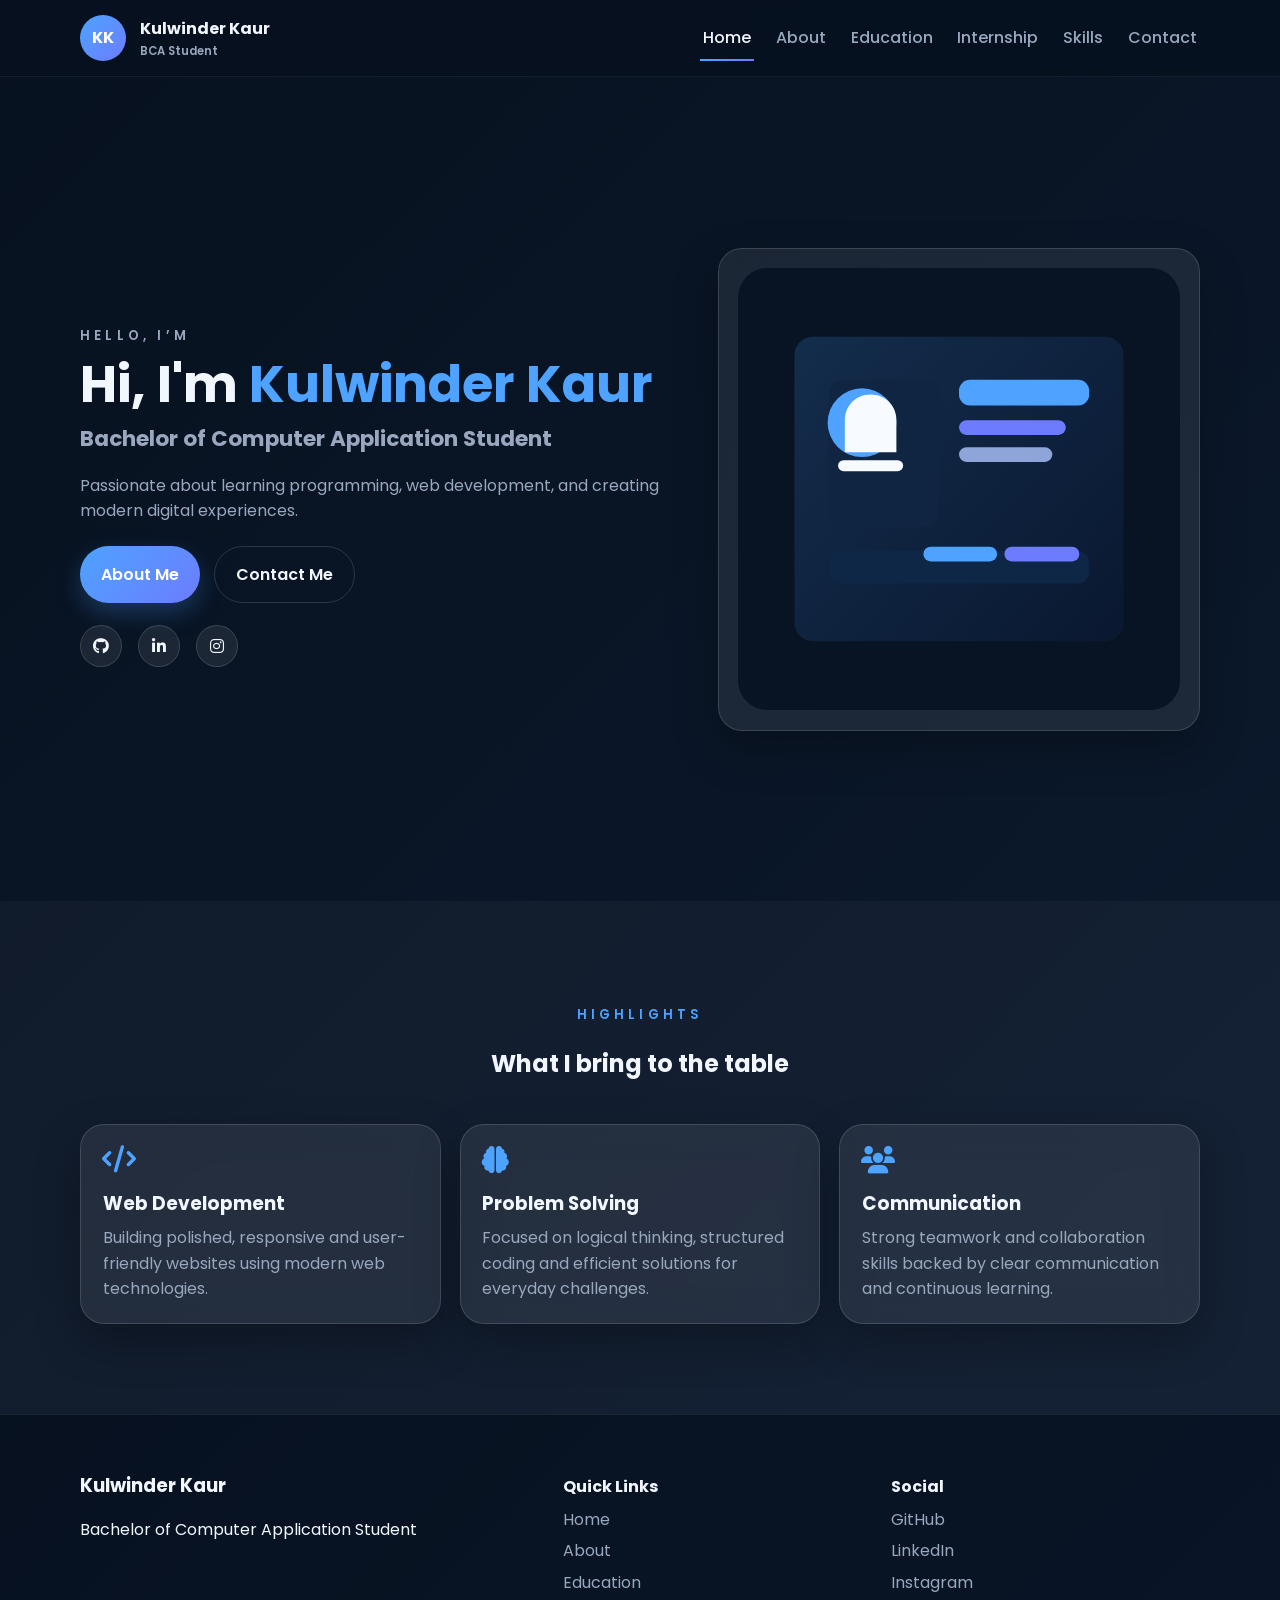
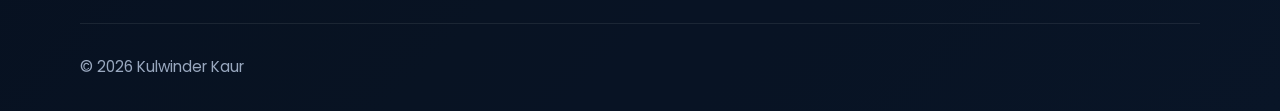
<file: index.html>
<!DOCTYPE html>
<html lang="en">
<head>
  <meta charset="UTF-8">
  <meta name="viewport" content="width=device-width, initial-scale=1.0">
  <meta name="description" content="Portfolio of Kulwinder Kaur, a Bachelor of Computer Application student passionate about programming and web development.">
  <title>Kulwinder Kaur | Portfolio</title>
  <link rel="icon" href="favicon.svg" type="image/svg+xml">
  <link rel="preconnect" href="https://fonts.googleapis.com">
  <link rel="preconnect" href="https://fonts.gstatic.com" crossorigin>
  <link href="https://fonts.googleapis.com/css2?family=Poppins:wght@300;400;500;600;700&display=swap" rel="stylesheet">
  <link rel="stylesheet" href="https://cdnjs.cloudflare.com/ajax/libs/font-awesome/6.5.2/css/all.min.css">
  <link rel="stylesheet" href="style.css">
  <link rel="stylesheet" href="responsive.css">
  <link rel="stylesheet" href="animations.css">
</head>
<body>
  <div class="loader" aria-hidden="true">
    <div class="loader-ring"></div>
  </div>
  <div class="scroll-progress" aria-hidden="true"></div>
  <a href="#top" class="back-to-top" aria-label="Back to top"><i class="fa-solid fa-arrow-up"></i></a>

  <header class="site-header">
    <div class="container nav-wrap">
      <a href="index.html" class="brand">
        <span class="brand-mark">KK</span>
        <span>
          <strong>Kulwinder Kaur</strong>
          <small>BCA Student</small>
        </span>
      </a>
      <button class="nav-toggle" id="navToggle" aria-label="Open navigation">
        <span></span><span></span><span></span>
      </button>
      <nav class="site-nav" id="siteNav" aria-label="Main navigation">
        <a href="index.html" class="active">Home</a>
        <a href="about.html">About</a>
        <a href="education.html">Education</a>
        <a href="internship.html">Internship</a>
        <a href="skills.html">Skills</a>
        <a href="contact.html">Contact</a>
      </nav>
    </div>
  </header>

  <main id="top">
    <section class="hero section">
      <div class="container hero-grid">
        <div class="hero-copy reveal">
          <p class="eyebrow">Hello, I’m</p>
          <h1>Hi, I'm <span>Kulwinder Kaur</span></h1>
          <h2 class="typing-text">Bachelor of Computer Application Student</h2>
          <p>Passionate about learning programming, web development, and creating modern digital experiences.</p>
          <div class="hero-actions">
            <a href="about.html" class="btn btn-primary">About Me</a>
            <a href="contact.html" class="btn btn-secondary">Contact Me</a>
          </div>
          <div class="hero-socials">
            <a href="https://github.com" target="_blank" rel="noreferrer" aria-label="GitHub"><i class="fa-brands fa-github"></i></a>
            <a href="https://linkedin.com" target="_blank" rel="noreferrer" aria-label="LinkedIn"><i class="fa-brands fa-linkedin-in"></i></a>
            <a href="https://instagram.com" target="_blank" rel="noreferrer" aria-label="Instagram"><i class="fa-brands fa-instagram"></i></a>
          </div>
        </div>
        <div class="hero-visual reveal">
          <div class="hero-card">
            <img src="hero.svg" alt="Abstract coding illustration">
          </div>
        </div>
      </div>
    </section>

    <section class="section section-alt">
      <div class="container">
        <div class="section-heading reveal">
          <p class="eyebrow">Highlights</p>
          <h2>What I bring to the table</h2>
        </div>
        <div class="cards-grid">
          <article class="glass-card reveal">
            <i class="fa-solid fa-code"></i>
            <h3>Web Development</h3>
            <p>Building polished, responsive and user-friendly websites using modern web technologies.</p>
          </article>
          <article class="glass-card reveal">
            <i class="fa-solid fa-brain"></i>
            <h3>Problem Solving</h3>
            <p>Focused on logical thinking, structured coding and efficient solutions for everyday challenges.</p>
          </article>
          <article class="glass-card reveal">
            <i class="fa-solid fa-users"></i>
            <h3>Communication</h3>
            <p>Strong teamwork and collaboration skills backed by clear communication and continuous learning.</p>
          </article>
        </div>
      </div>
    </section>
  </main>

  <footer class="site-footer">
    <div class="container footer-grid">
      <div>
        <h3>Kulwinder Kaur</h3>
        <p>Bachelor of Computer Application Student</p>
      </div>
      <div>
        <h4>Quick Links</h4>
        <a href="index.html">Home</a>
        <a href="about.html">About</a>
        <a href="education.html">Education</a>
      </div>
      <div>
        <h4>Social</h4>
        <a href="https://github.com" target="_blank" rel="noreferrer">GitHub</a>
        <a href="https://linkedin.com" target="_blank" rel="noreferrer">LinkedIn</a>
        <a href="https://instagram.com" target="_blank" rel="noreferrer">Instagram</a>
      </div>
    </div>
    <div class="container footer-bottom">
      <p>© 2026 Kulwinder Kaur</p>
    </div>
  </footer>

  <script src="script.js"></script>
  <script src="animation.js"></script>
  <script src="validation.js"></script>
</body>
</html>
</file>
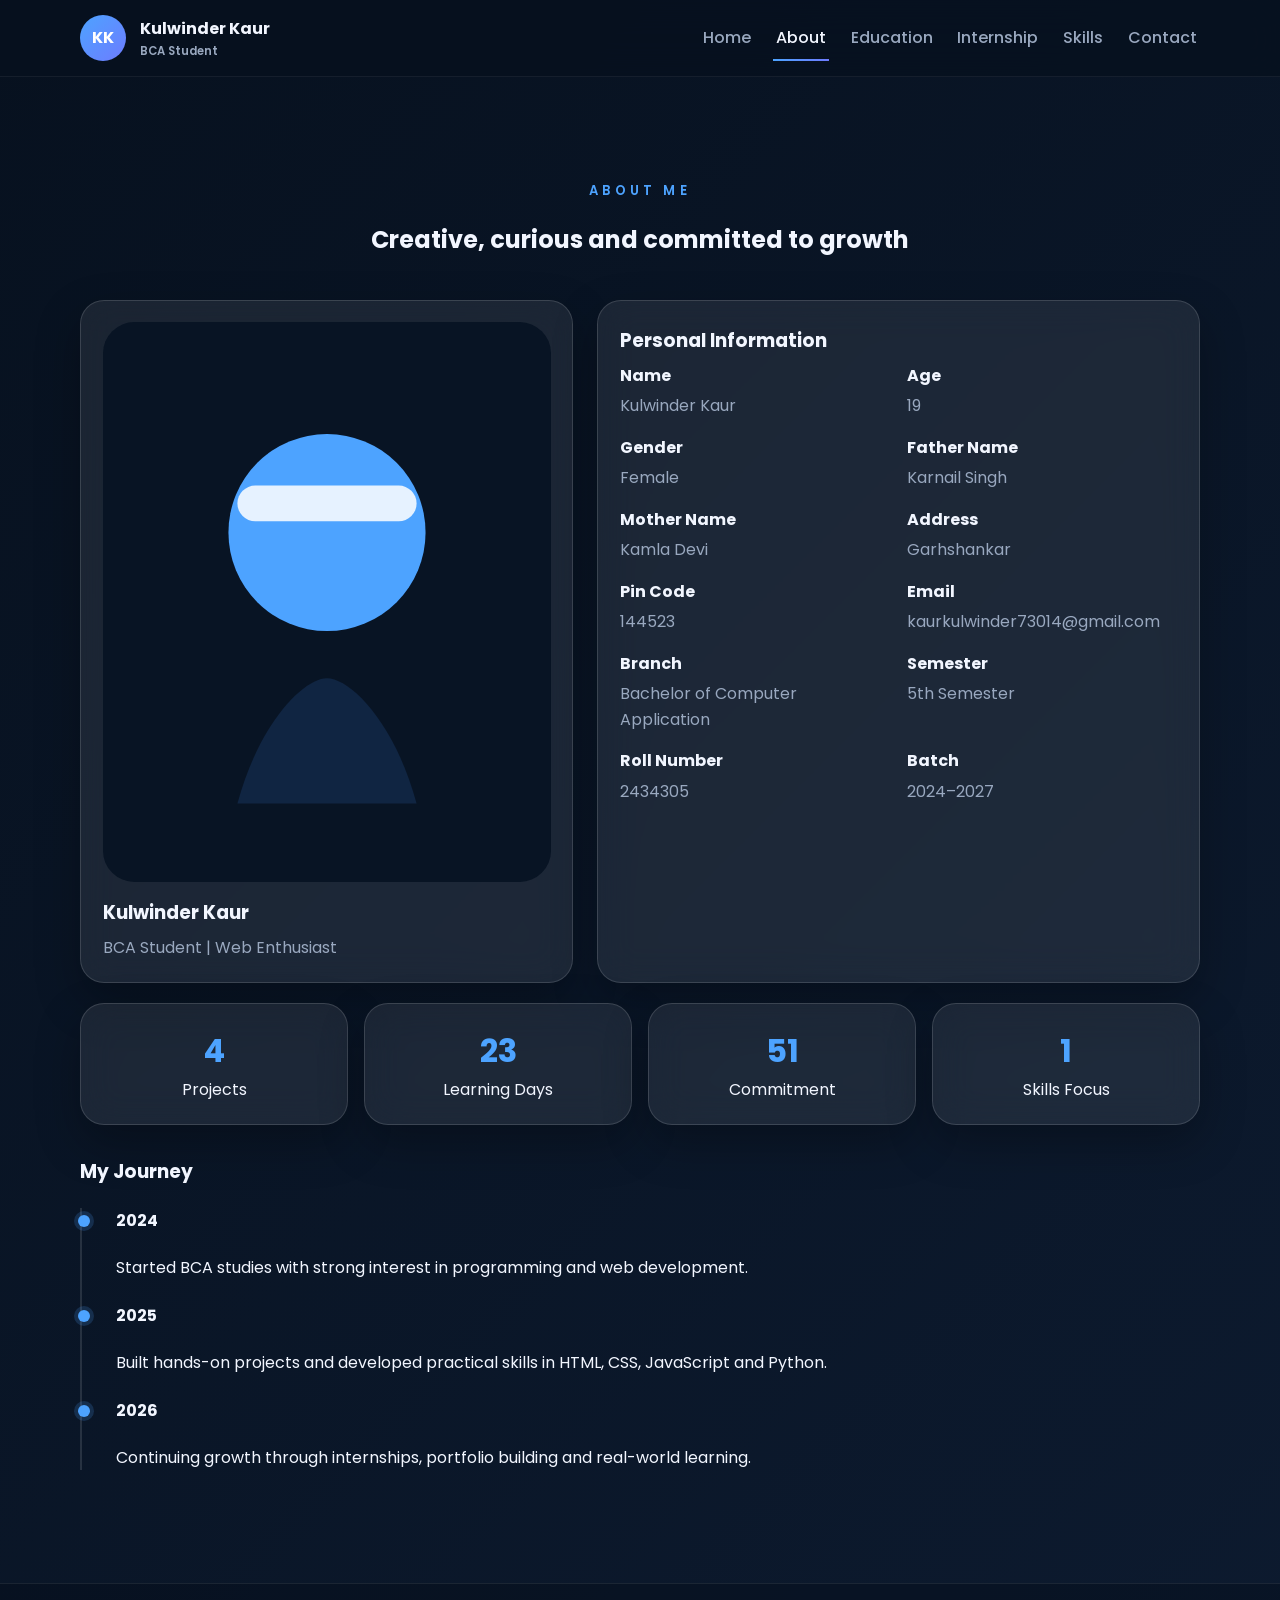
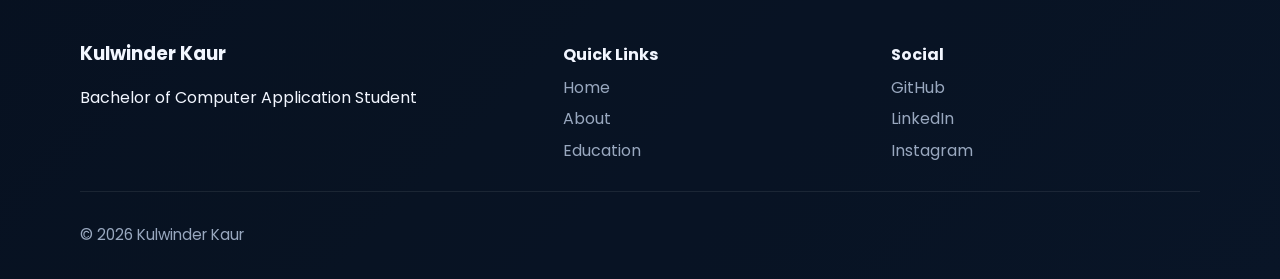
<file: about.html>
<!DOCTYPE html>
<html lang="en">
<head>
  <meta charset="UTF-8">
  <meta name="viewport" content="width=device-width, initial-scale=1.0">
  <meta name="description" content="About Kulwinder Kaur, a Bachelor of Computer Application student with a focus on web development and learning.">
  <title>About | Kulwinder Kaur</title>
  <link rel="icon" href="favicon.svg" type="image/svg+xml">
  <link rel="preconnect" href="https://fonts.googleapis.com">
  <link rel="preconnect" href="https://fonts.gstatic.com" crossorigin>
  <link href="https://fonts.googleapis.com/css2?family=Poppins:wght@300;400;500;600;700&display=swap" rel="stylesheet">
  <link rel="stylesheet" href="https://cdnjs.cloudflare.com/ajax/libs/font-awesome/6.5.2/css/all.min.css">
  <link rel="stylesheet" href="style.css">
  <link rel="stylesheet" href="responsive.css">
  <link rel="stylesheet" href="animations.css">
</head>
<body>
  <div class="loader" aria-hidden="true">
    <div class="loader-ring"></div>
  </div>
  <div class="scroll-progress" aria-hidden="true"></div>
  <a href="#top" class="back-to-top" aria-label="Back to top"><i class="fa-solid fa-arrow-up"></i></a>

  <header class="site-header">
    <div class="container nav-wrap">
      <a href="index.html" class="brand">
        <span class="brand-mark">KK</span>
        <span>
          <strong>Kulwinder Kaur</strong>
          <small>BCA Student</small>
        </span>
      </a>
      <button class="nav-toggle" id="navToggle" aria-label="Open navigation">
        <span></span><span></span><span></span>
      </button>
      <nav class="site-nav" id="siteNav" aria-label="Main navigation">
        <a href="index.html">Home</a>
        <a href="about.html" class="active">About</a>
        <a href="education.html">Education</a>
        <a href="internship.html">Internship</a>
        <a href="skills.html">Skills</a>
        <a href="contact.html">Contact</a>
      </nav>
    </div>
  </header>

  <main id="top">
    <section class="section">
      <div class="container">
        <div class="section-heading reveal">
          <p class="eyebrow">About Me</p>
          <h2>Creative, curious and committed to growth</h2>
        </div>
        <div class="about-grid">
          <article class="glass-card profile-card reveal">
            <img src="profile.svg" alt="Kulwinder Kaur portrait" onerror="this.src='https://placehold.co/400x500/0d47a1/ffffff?text=KK'">
            <h3>Kulwinder Kaur</h3>
            <p>BCA Student | Web Enthusiast</p>
          </article>
          <article class="glass-card reveal">
            <h3>Personal Information</h3>
            <div class="info-grid">
              <div><strong>Name</strong><span>Kulwinder Kaur</span></div>
              <div><strong>Age</strong><span>19</span></div>
              <div><strong>Gender</strong><span>Female</span></div>
              <div><strong>Father Name</strong><span>Karnail Singh</span></div>
              <div><strong>Mother Name</strong><span>Kamla Devi</span></div>
              <div><strong>Address</strong><span>Garhshankar</span></div>
              <div><strong>Pin Code</strong><span>144523</span></div>
              <div><strong>Email</strong><span>kaurkulwinder73014@gmail.com</span></div>
              <div><strong>Branch</strong><span>Bachelor of Computer Application</span></div>
              <div><strong>Semester</strong><span>5th Semester</span></div>
              <div><strong>Roll Number</strong><span>2434305</span></div>
              <div><strong>Batch</strong><span>2024–2027</span></div>
            </div>
          </article>
        </div>

        <div class="stats-grid reveal">
          <article class="glass-card stat-card"><strong data-count="8">0</strong><span>Projects</span></article>
          <article class="glass-card stat-card"><strong data-count="45">0</strong><span>Learning Days</span></article>
          <article class="glass-card stat-card"><strong data-count="100">0</strong><span>Commitment</span></article>
          <article class="glass-card stat-card"><strong data-count="3">0</strong><span>Skills Focus</span></article>
        </div>

        <div class="timeline-section reveal">
          <h3>My Journey</h3>
          <div class="timeline">
            <div class="timeline-item">
              <div class="timeline-dot"></div>
              <div class="timeline-content">
                <h4>2024</h4>
                <p>Started BCA studies with strong interest in programming and web development.</p>
              </div>
            </div>
            <div class="timeline-item">
              <div class="timeline-dot"></div>
              <div class="timeline-content">
                <h4>2025</h4>
                <p>Built hands-on projects and developed practical skills in HTML, CSS, JavaScript and Python.</p>
              </div>
            </div>
            <div class="timeline-item">
              <div class="timeline-dot"></div>
              <div class="timeline-content">
                <h4>2026</h4>
                <p>Continuing growth through internships, portfolio building and real-world learning.</p>
              </div>
            </div>
          </div>
        </div>
      </div>
    </section>
  </main>

  <footer class="site-footer">
    <div class="container footer-grid">
      <div>
        <h3>Kulwinder Kaur</h3>
        <p>Bachelor of Computer Application Student</p>
      </div>
      <div>
        <h4>Quick Links</h4>
        <a href="index.html">Home</a>
        <a href="about.html">About</a>
        <a href="education.html">Education</a>
      </div>
      <div>
        <h4>Social</h4>
        <a href="https://github.com" target="_blank" rel="noreferrer">GitHub</a>
        <a href="https://linkedin.com" target="_blank" rel="noreferrer">LinkedIn</a>
        <a href="https://instagram.com" target="_blank" rel="noreferrer">Instagram</a>
      </div>
    </div>
    <div class="container footer-bottom">
      <p>© 2026 Kulwinder Kaur</p>
    </div>
  </footer>

  <script src="script.js"></script>
  <script src="animation.js"></script>
  <script src="validation.js"></script>
</body>
</html>
</file>
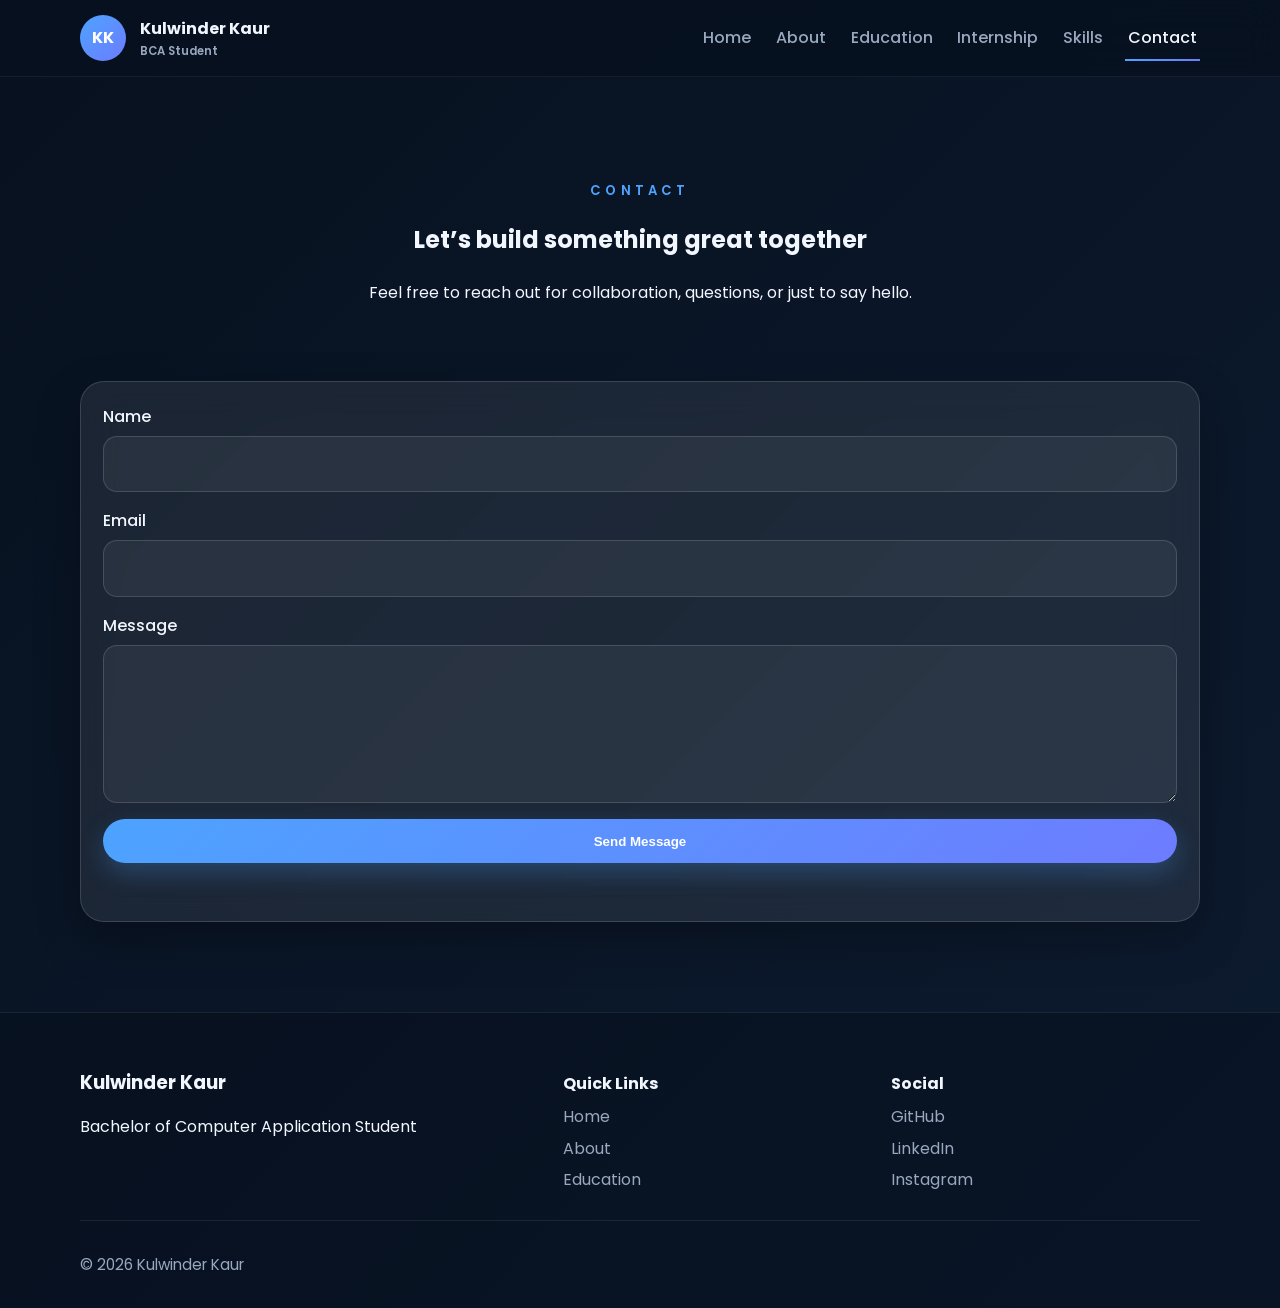
<file: contact.html>
<!DOCTYPE html>
<html lang="en">
<head>
  <meta charset="UTF-8">
  <meta name="viewport" content="width=device-width, initial-scale=1.0">
  <meta name="description" content="Contact Kulwinder Kaur for web development or collaboration opportunities.">
  <title>Contact | Kulwinder Kaur</title>
  <link rel="icon" href="favicon.svg" type="image/svg+xml">
  <link rel="preconnect" href="https://fonts.googleapis.com">
  <link rel="preconnect" href="https://fonts.gstatic.com" crossorigin>
  <link href="https://fonts.googleapis.com/css2?family=Poppins:wght@300;400;500;600;700&display=swap" rel="stylesheet">
  <link rel="stylesheet" href="https://cdnjs.cloudflare.com/ajax/libs/font-awesome/6.5.2/css/all.min.css">
  <link rel="stylesheet" href="style.css">
  <link rel="stylesheet" href="responsive.css">
  <link rel="stylesheet" href="animations.css">
</head>
<body>
  <div class="loader" aria-hidden="true">
    <div class="loader-ring"></div>
  </div>
  <div class="scroll-progress" aria-hidden="true"></div>
  <a href="#top" class="back-to-top" aria-label="Back to top"><i class="fa-solid fa-arrow-up"></i></a>

  <header class="site-header">
    <div class="container nav-wrap">
      <a href="index.html" class="brand">
        <span class="brand-mark">KK</span>
        <span>
          <strong>Kulwinder Kaur</strong>
          <small>BCA Student</small>
        </span>
      </a>
      <button class="nav-toggle" id="navToggle" aria-label="Open navigation">
        <span></span><span></span><span></span>
      </button>
      <nav class="site-nav" id="siteNav" aria-label="Main navigation">
        <a href="index.html">Home</a>
        <a href="about.html">About</a>
        <a href="education.html">Education</a>
        <a href="internship.html">Internship</a>
        <a href="skills.html">Skills</a>
        <a href="contact.html" class="active">Contact</a>
      </nav>
    </div>
  </header>

  <main id="top">
    <section class="section">
      <div class="container contact-grid">
        <div class="section-heading reveal">
          <p class="eyebrow">Contact</p>
          <h2>Let’s build something great together</h2>
          <p>Feel free to reach out for collaboration, questions, or just to say hello.</p>
        </div>
        <div class="glass-card reveal">
          <form class="contact-form" id="contactForm">
            <label>
              Name
              <input type="text" name="name" required>
            </label>
            <label>
              Email
              <input type="email" name="email" required>
            </label>
            <label>
              Message
              <textarea name="message" rows="5" required></textarea>
            </label>
            <button type="submit" class="btn btn-primary">Send Message</button>
            <p class="form-status" aria-live="polite"></p>
          </form>
        </div>
      </div>
    </section>
  </main>

  <footer class="site-footer">
    <div class="container footer-grid">
      <div>
        <h3>Kulwinder Kaur</h3>
        <p>Bachelor of Computer Application Student</p>
      </div>
      <div>
        <h4>Quick Links</h4>
        <a href="index.html">Home</a>
        <a href="about.html">About</a>
        <a href="education.html">Education</a>
      </div>
      <div>
        <h4>Social</h4>
        <a href="https://github.com" target="_blank" rel="noreferrer">GitHub</a>
        <a href="https://linkedin.com" target="_blank" rel="noreferrer">LinkedIn</a>
        <a href="https://instagram.com" target="_blank" rel="noreferrer">Instagram</a>
      </div>
    </div>
    <div class="container footer-bottom">
      <p>© 2026 Kulwinder Kaur</p>
    </div>
  </footer>

  <script src="script.js"></script>
  <script src="animation.js"></script>
  <script src="validation.js"></script>
</body>
</html>
</file>
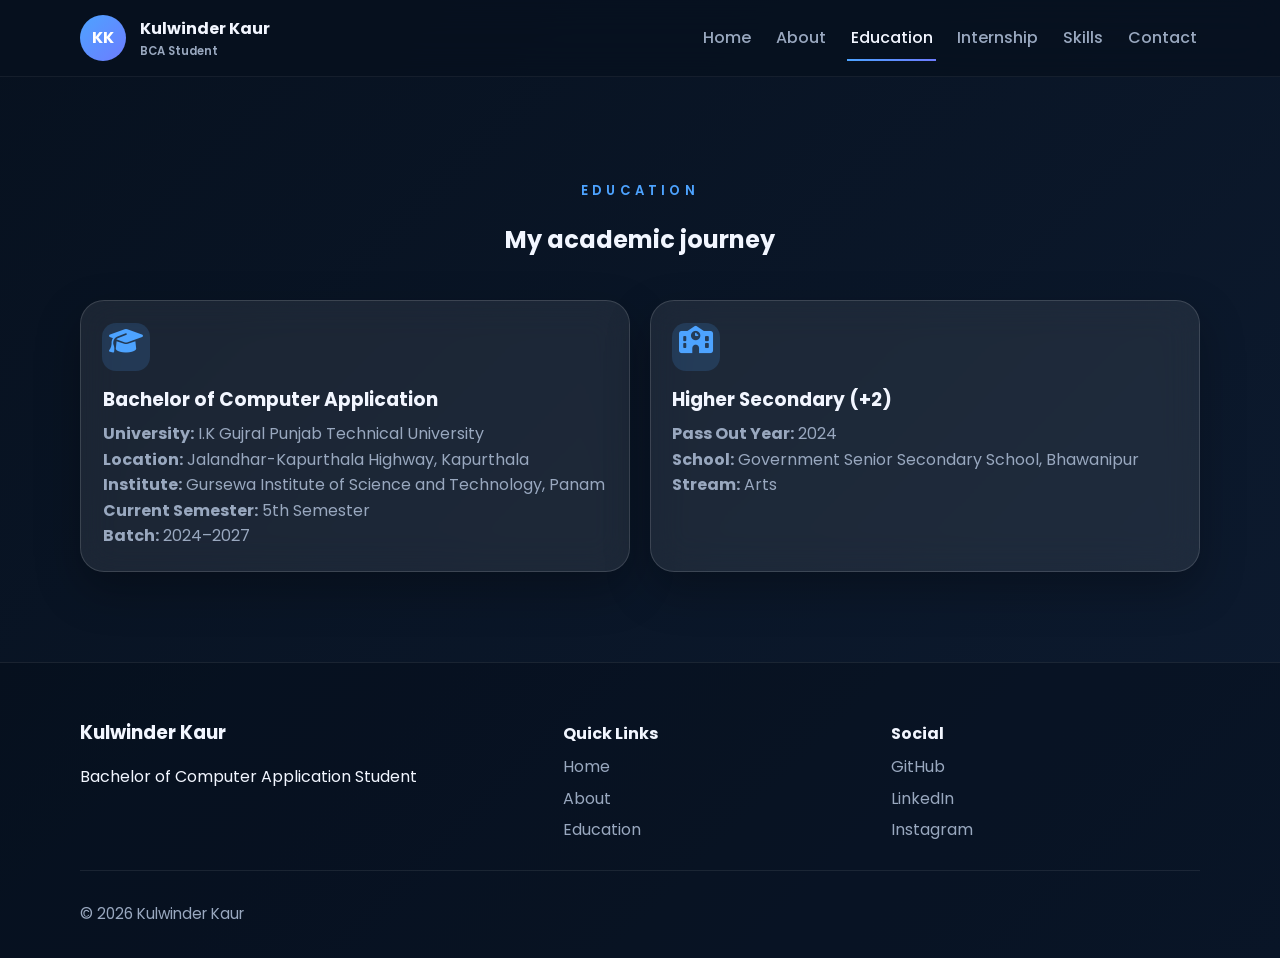
<file: education.html>
<!DOCTYPE html>
<html lang="en">
<head>
  <meta charset="UTF-8">
  <meta name="viewport" content="width=device-width, initial-scale=1.0">
  <meta name="description" content="Education details for Kulwinder Kaur, including BCA and higher secondary education.">
  <title>Education | Kulwinder Kaur</title>
  <link rel="icon" href="favicon.svg" type="image/svg+xml">
  <link rel="preconnect" href="https://fonts.googleapis.com">
  <link rel="preconnect" href="https://fonts.gstatic.com" crossorigin>
  <link href="https://fonts.googleapis.com/css2?family=Poppins:wght@300;400;500;600;700&display=swap" rel="stylesheet">
  <link rel="stylesheet" href="https://cdnjs.cloudflare.com/ajax/libs/font-awesome/6.5.2/css/all.min.css">
  <link rel="stylesheet" href="style.css">
  <link rel="stylesheet" href="responsive.css">
  <link rel="stylesheet" href="animations.css">
</head>
<body>
  <div class="loader" aria-hidden="true">
    <div class="loader-ring"></div>
  </div>
  <div class="scroll-progress" aria-hidden="true"></div>
  <a href="#top" class="back-to-top" aria-label="Back to top"><i class="fa-solid fa-arrow-up"></i></a>

  <header class="site-header">
    <div class="container nav-wrap">
      <a href="index.html" class="brand">
        <span class="brand-mark">KK</span>
        <span>
          <strong>Kulwinder Kaur</strong>
          <small>BCA Student</small>
        </span>
      </a>
      <button class="nav-toggle" id="navToggle" aria-label="Open navigation">
        <span></span><span></span><span></span>
      </button>
      <nav class="site-nav" id="siteNav" aria-label="Main navigation">
        <a href="index.html">Home</a>
        <a href="about.html">About</a>
        <a href="education.html" class="active">Education</a>
        <a href="internship.html">Internship</a>
        <a href="skills.html">Skills</a>
        <a href="contact.html">Contact</a>
      </nav>
    </div>
  </header>

  <main id="top">
    <section class="section">
      <div class="container">
        <div class="section-heading reveal">
          <p class="eyebrow">Education</p>
          <h2>My academic journey</h2>
        </div>
        <div class="education-stack">
          <article class="glass-card timeline-card reveal">
            <div class="card-icon"><i class="fa-solid fa-graduation-cap"></i></div>
            <h3>Bachelor of Computer Application</h3>
            <p><strong>University:</strong> I.K Gujral Punjab Technical University</p>
            <p><strong>Location:</strong> Jalandhar-Kapurthala Highway, Kapurthala</p>
            <p><strong>Institute:</strong> Gursewa Institute of Science and Technology, Panam</p>
            <p><strong>Current Semester:</strong> 5th Semester</p>
            <p><strong>Batch:</strong> 2024–2027</p>
          </article>
          <article class="glass-card timeline-card reveal">
            <div class="card-icon"><i class="fa-solid fa-school"></i></div>
            <h3>Higher Secondary (+2)</h3>
            <p><strong>Pass Out Year:</strong> 2024</p>
            <p><strong>School:</strong> Government Senior Secondary School, Bhawanipur</p>
            <p><strong>Stream:</strong> Arts</p>
          </article>
        </div>
      </div>
    </section>
  </main>

  <footer class="site-footer">
    <div class="container footer-grid">
      <div>
        <h3>Kulwinder Kaur</h3>
        <p>Bachelor of Computer Application Student</p>
      </div>
      <div>
        <h4>Quick Links</h4>
        <a href="index.html">Home</a>
        <a href="about.html">About</a>
        <a href="education.html">Education</a>
      </div>
      <div>
        <h4>Social</h4>
        <a href="https://github.com" target="_blank" rel="noreferrer">GitHub</a>
        <a href="https://linkedin.com" target="_blank" rel="noreferrer">LinkedIn</a>
        <a href="https://instagram.com" target="_blank" rel="noreferrer">Instagram</a>
      </div>
    </div>
    <div class="container footer-bottom">
      <p>© 2026 Kulwinder Kaur</p>
    </div>
  </footer>

  <script src="script.js"></script>
  <script src="animation.js"></script>
  <script src="validation.js"></script>
</body>
</html>
</file>
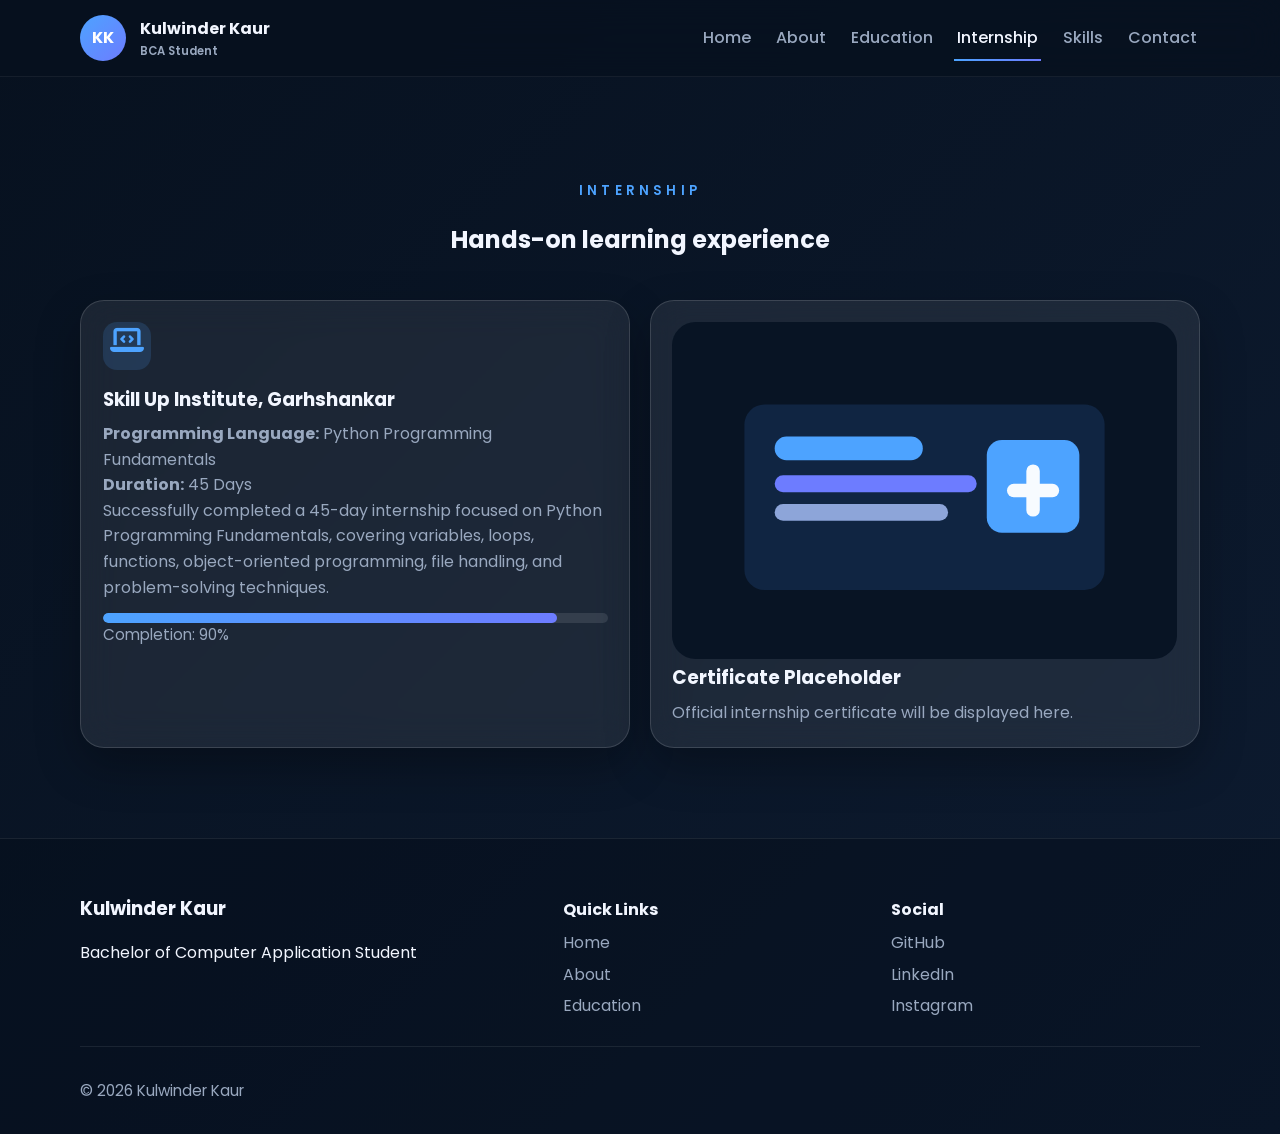
<file: internship.html>
<!DOCTYPE html>
<html lang="en">
<head>
  <meta charset="UTF-8">
  <meta name="viewport" content="width=device-width, initial-scale=1.0">
  <meta name="description" content="Internship experience of Kulwinder Kaur in Python programming fundamentals.">
  <title>Internship | Kulwinder Kaur</title>
  <link rel="icon" href="favicon.svg" type="image/svg+xml">
  <link rel="preconnect" href="https://fonts.googleapis.com">
  <link rel="preconnect" href="https://fonts.gstatic.com" crossorigin>
  <link href="https://fonts.googleapis.com/css2?family=Poppins:wght@300;400;500;600;700&display=swap" rel="stylesheet">
  <link rel="stylesheet" href="https://cdnjs.cloudflare.com/ajax/libs/font-awesome/6.5.2/css/all.min.css">
  <link rel="stylesheet" href="style.css">
  <link rel="stylesheet" href="responsive.css">
  <link rel="stylesheet" href="animations.css">
</head>
<body>
  <div class="loader" aria-hidden="true">
    <div class="loader-ring"></div>
  </div>
  <div class="scroll-progress" aria-hidden="true"></div>
  <a href="#top" class="back-to-top" aria-label="Back to top"><i class="fa-solid fa-arrow-up"></i></a>

  <header class="site-header">
    <div class="container nav-wrap">
      <a href="index.html" class="brand">
        <span class="brand-mark">KK</span>
        <span>
          <strong>Kulwinder Kaur</strong>
          <small>BCA Student</small>
        </span>
      </a>
      <button class="nav-toggle" id="navToggle" aria-label="Open navigation">
        <span></span><span></span><span></span>
      </button>
      <nav class="site-nav" id="siteNav" aria-label="Main navigation">
        <a href="index.html">Home</a>
        <a href="about.html">About</a>
        <a href="education.html">Education</a>
        <a href="internship.html" class="active">Internship</a>
        <a href="skills.html">Skills</a>
        <a href="contact.html">Contact</a>
      </nav>
    </div>
  </header>

  <main id="top">
    <section class="section">
      <div class="container">
        <div class="section-heading reveal">
          <p class="eyebrow">Internship</p>
          <h2>Hands-on learning experience</h2>
        </div>
        <div class="internship-grid">
          <article class="glass-card reveal">
            <div class="card-icon"><i class="fa-solid fa-laptop-code"></i></div>
            <h3>Skill Up Institute, Garhshankar</h3>
            <p><strong>Programming Language:</strong> Python Programming Fundamentals</p>
            <p><strong>Duration:</strong> 45 Days</p>
            <p>Successfully completed a 45-day internship focused on Python Programming Fundamentals, covering variables, loops, functions, object-oriented programming, file handling, and problem-solving techniques.</p>
            <div class="progress-shell"><div class="progress-bar" data-width="90"></div></div>
            <p class="small-label">Completion: 90%</p>
          </article>
          <article class="glass-card reveal">
            <img src="internship.svg" alt="Internship certificate placeholder" onerror="this.src='https://placehold.co/600x400/0d47a1/ffffff?text=Certificate'">
            <h3>Certificate Placeholder</h3>
            <p>Official internship certificate will be displayed here.</p>
          </article>
        </div>
      </div>
    </section>
  </main>

  <footer class="site-footer">
    <div class="container footer-grid">
      <div>
        <h3>Kulwinder Kaur</h3>
        <p>Bachelor of Computer Application Student</p>
      </div>
      <div>
        <h4>Quick Links</h4>
        <a href="index.html">Home</a>
        <a href="about.html">About</a>
        <a href="education.html">Education</a>
      </div>
      <div>
        <h4>Social</h4>
        <a href="https://github.com" target="_blank" rel="noreferrer">GitHub</a>
        <a href="https://linkedin.com" target="_blank" rel="noreferrer">LinkedIn</a>
        <a href="https://instagram.com" target="_blank" rel="noreferrer">Instagram</a>
      </div>
    </div>
    <div class="container footer-bottom">
      <p>© 2026 Kulwinder Kaur</p>
    </div>
  </footer>

  <script src="script.js"></script>
  <script src="animation.js"></script>
  <script src="validation.js"></script>
</body>
</html>
</file>
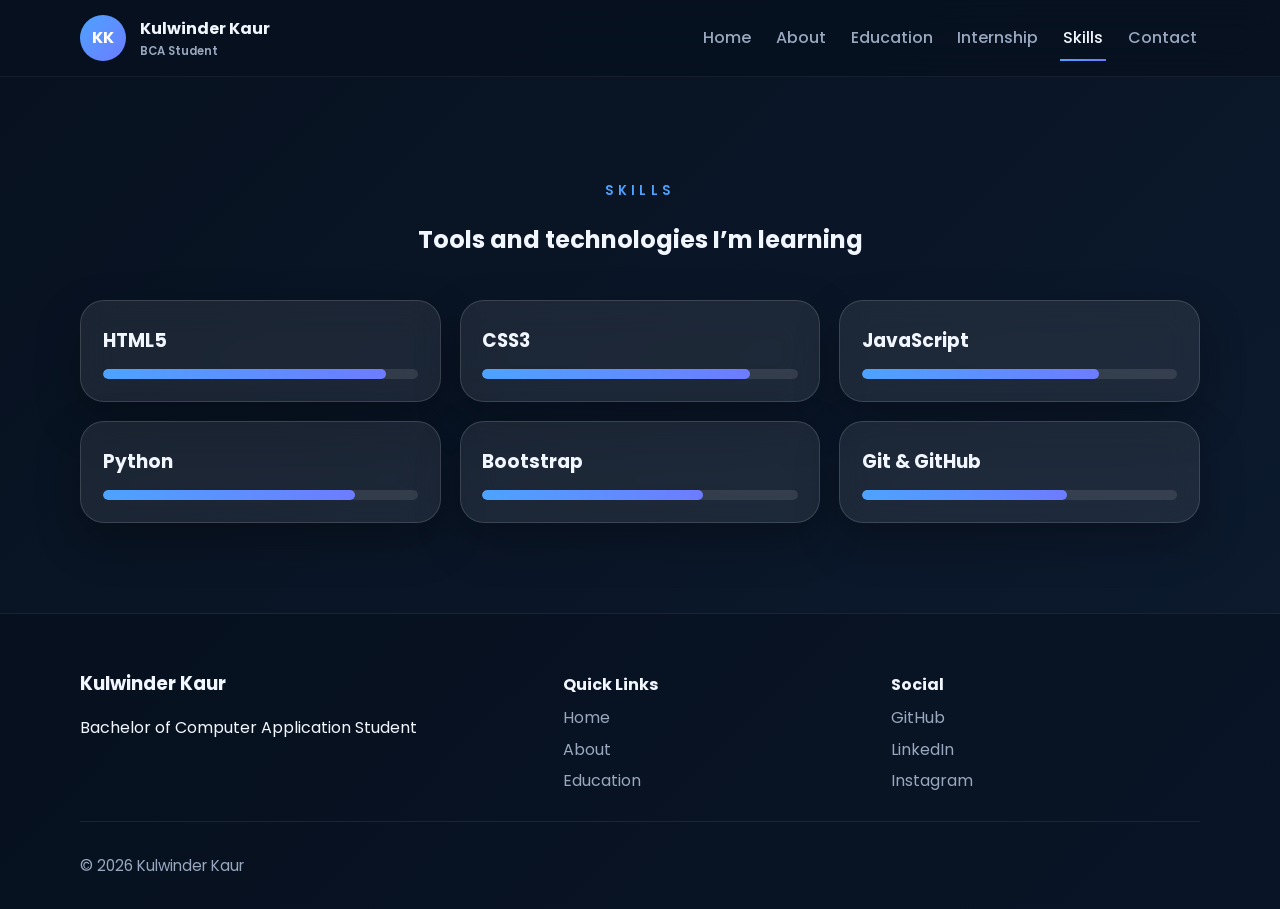
<file: skills.html>
<!DOCTYPE html>
<html lang="en">
<head>
  <meta charset="UTF-8">
  <meta name="viewport" content="width=device-width, initial-scale=1.0">
  <meta name="description" content="Skills of Kulwinder Kaur including HTML, CSS, JavaScript and Python.">
  <title>Skills | Kulwinder Kaur</title>
  <link rel="icon" href="favicon.svg" type="image/svg+xml">
  <link rel="preconnect" href="https://fonts.googleapis.com">
  <link rel="preconnect" href="https://fonts.gstatic.com" crossorigin>
  <link href="https://fonts.googleapis.com/css2?family=Poppins:wght@300;400;500;600;700&display=swap" rel="stylesheet">
  <link rel="stylesheet" href="https://cdnjs.cloudflare.com/ajax/libs/font-awesome/6.5.2/css/all.min.css">
  <link rel="stylesheet" href="style.css">
  <link rel="stylesheet" href="responsive.css">
  <link rel="stylesheet" href="animations.css">
</head>
<body>
  <div class="loader" aria-hidden="true">
    <div class="loader-ring"></div>
  </div>
  <div class="scroll-progress" aria-hidden="true"></div>
  <a href="#top" class="back-to-top" aria-label="Back to top"><i class="fa-solid fa-arrow-up"></i></a>

  <header class="site-header">
    <div class="container nav-wrap">
      <a href="index.html" class="brand">
        <span class="brand-mark">KK</span>
        <span>
          <strong>Kulwinder Kaur</strong>
          <small>BCA Student</small>
        </span>
      </a>
      <button class="nav-toggle" id="navToggle" aria-label="Open navigation">
        <span></span><span></span><span></span>
      </button>
      <nav class="site-nav" id="siteNav" aria-label="Main navigation">
        <a href="index.html">Home</a>
        <a href="about.html">About</a>
        <a href="education.html">Education</a>
        <a href="internship.html">Internship</a>
        <a href="skills.html" class="active">Skills</a>
        <a href="contact.html">Contact</a>
      </nav>
    </div>
  </header>

  <main id="top">
    <section class="section">
      <div class="container">
        <div class="section-heading reveal">
          <p class="eyebrow">Skills</p>
          <h2>Tools and technologies I’m learning</h2>
        </div>
        <div class="skills-grid">
          <article class="glass-card reveal">
            <h3>HTML5</h3>
            <div class="progress-shell"><div class="progress-bar" data-width="90"></div></div>
          </article>
          <article class="glass-card reveal">
            <h3>CSS3</h3>
            <div class="progress-shell"><div class="progress-bar" data-width="85"></div></div>
          </article>
          <article class="glass-card reveal">
            <h3>JavaScript</h3>
            <div class="progress-shell"><div class="progress-bar" data-width="75"></div></div>
          </article>
          <article class="glass-card reveal">
            <h3>Python</h3>
            <div class="progress-shell"><div class="progress-bar" data-width="80"></div></div>
          </article>
          <article class="glass-card reveal">
            <h3>Bootstrap</h3>
            <div class="progress-shell"><div class="progress-bar" data-width="70"></div></div>
          </article>
          <article class="glass-card reveal">
            <h3>Git & GitHub</h3>
            <div class="progress-shell"><div class="progress-bar" data-width="65"></div></div>
          </article>
        </div>
      </div>
    </section>
  </main>

  <footer class="site-footer">
    <div class="container footer-grid">
      <div>
        <h3>Kulwinder Kaur</h3>
        <p>Bachelor of Computer Application Student</p>
      </div>
      <div>
        <h4>Quick Links</h4>
        <a href="index.html">Home</a>
        <a href="about.html">About</a>
        <a href="education.html">Education</a>
      </div>
      <div>
        <h4>Social</h4>
        <a href="https://github.com" target="_blank" rel="noreferrer">GitHub</a>
        <a href="https://linkedin.com" target="_blank" rel="noreferrer">LinkedIn</a>
        <a href="https://instagram.com" target="_blank" rel="noreferrer">Instagram</a>
      </div>
    </div>
    <div class="container footer-bottom">
      <p>© 2026 Kulwinder Kaur</p>
    </div>
  </footer>

  <script src="script.js"></script>
  <script src="animation.js"></script>
  <script src="validation.js"></script>
</body>
</html>
</file>
<file: style.css>
:root {
  --bg: #07111f;
  --surface: rgba(255,255,255,0.08);
  --surface-strong: rgba(255,255,255,0.14);
  --text: #f2f6ff;
  --muted: #99a8bf;
  --primary: #4da3ff;
  --secondary: #6d7cff;
  --border: rgba(255,255,255,0.14);
  --shadow: 0 18px 45px rgba(0,0,0,0.28);
  --radius: 24px;
}

* { box-sizing: border-box; }
html { scroll-behavior: smooth; }
body {
  margin: 0;
  font-family: 'Poppins', sans-serif;
  color: var(--text);
  background: linear-gradient(135deg, #07111f 0%, #0d1b30 100%);
  min-height: 100vh;
  line-height: 1.6;
}
a { color: inherit; text-decoration: none; }
img { max-width: 100%; display: block; }
.container { width: min(1120px, calc(100% - 2rem)); margin: 0 auto; }
.section { padding: 90px 0; }
.section-alt { background: rgba(255,255,255,0.03); }
.section-heading { text-align: center; margin-bottom: 2.5rem; }
.eyebrow { text-transform: uppercase; letter-spacing: 0.32em; font-size: .82rem; color: var(--primary); font-weight: 600; margin-bottom: .6rem; }
.btn {
  display: inline-flex; align-items: center; justify-content: center; border: 0; border-radius: 999px; padding: .9rem 1.3rem; font-weight: 600; cursor: pointer; transition: transform .2s ease, box-shadow .2s ease, background .2s ease;
}
.btn:hover { transform: translateY(-2px); }
.btn-primary { background: linear-gradient(135deg, var(--primary), var(--secondary)); color: white; box-shadow: 0 10px 25px rgba(77,163,255,.25); }
.btn-secondary { background: transparent; border: 1px solid var(--border); color: var(--text); }
.loader {
  position: fixed; inset: 0; background: #07111f; z-index: 9999; display: grid; place-items: center; transition: opacity .35s ease, visibility .35s ease;
}
.loader.hidden { opacity: 0; visibility: hidden; }
.loader-ring {
  width: 58px; height: 58px; border: 4px solid rgba(255,255,255,.16); border-top-color: var(--primary); border-radius: 50%; animation: spin 1s linear infinite;
}
.scroll-progress { position: fixed; top: 0; left: 0; height: 3px; width: 0; background: linear-gradient(90deg, var(--primary), var(--secondary)); z-index: 1000; }
.back-to-top {
  position: fixed; right: 1rem; bottom: 1rem; background: var(--surface-strong); color: var(--text); width: 46px; height: 46px; border-radius: 50%; display: grid; place-items: center; backdrop-filter: blur(16px); opacity: 0; visibility: hidden; transform: translateY(16px); transition: .25s ease; z-index: 100;
}
.back-to-top.show { opacity: 1; visibility: visible; transform: translateY(0); }
.site-header {
  position: sticky; top: 0; z-index: 900; padding: .95rem 0; background: rgba(7,17,31,.8); backdrop-filter: blur(18px); border-bottom: 1px solid rgba(255,255,255,.06);
}
.nav-wrap { display: flex; align-items: center; justify-content: space-between; gap: 1rem; }
.brand { display: flex; align-items: center; gap: .85rem; font-weight: 600; }
.brand-mark { display: grid; place-items: center; width: 46px; height: 46px; border-radius: 50%; background: linear-gradient(135deg, var(--primary), var(--secondary)); color: white; font-weight: 700; }
.brand small { display: block; color: var(--muted); font-size: .72rem; }
.site-nav { display: flex; gap: 1.15rem; align-items: center; }
.site-nav a { color: var(--muted); font-weight: 500; padding: .4rem .2rem; position: relative; }
.site-nav a.active, .site-nav a:hover { color: var(--text); }
.site-nav a.active::after { content: ''; position: absolute; left: 0; bottom: -4px; width: 100%; height: 2px; background: linear-gradient(90deg, var(--primary), var(--secondary)); }
.nav-toggle { display: none; background: none; border: 0; padding: .2rem; cursor: pointer; }
.nav-toggle span { display: block; width: 24px; height: 2px; margin: 5px 0; background: var(--text); border-radius: 999px; }
.hero { min-height: calc(100vh - 76px); display: grid; align-items: center; }
.hero-grid { display: grid; grid-template-columns: 1.1fr .9fr; gap: 3rem; align-items: center; }
.hero-copy h1 { font-size: clamp(2.2rem, 4vw, 3.5rem); margin: .1rem 0 .5rem; line-height: 1.15; }
.hero-copy h1 span { color: var(--primary); }
.typing-text { font-size: clamp(1.08rem, 2vw, 1.35rem); color: var(--muted); margin: 0 0 1rem; min-height: 1.7rem; }
.hero-copy p { color: var(--muted); max-width: 640px; }
.hero-actions { display: flex; gap: .9rem; flex-wrap: wrap; margin: 1.4rem 0; }
.hero-socials { display: flex; gap: 1rem; margin-top: 1.2rem; }
.hero-socials a { width: 42px; height: 42px; border-radius: 50%; border: 1px solid var(--border); display: grid; place-items: center; background: var(--surface); }
.hero-card, .glass-card, .profile-card { background: var(--surface); border: 1px solid var(--border); border-radius: var(--radius); backdrop-filter: blur(18px); box-shadow: var(--shadow); }
.hero-card { padding: 1.2rem; }
.cards-grid, .skills-grid { display: grid; grid-template-columns: repeat(3, minmax(0, 1fr)); gap: 1.2rem; }
.glass-card { padding: 1.35rem; }
.glass-card i { font-size: 1.7rem; color: var(--primary); margin-bottom: .7rem; }
.glass-card h3 { margin-top: .25rem; margin-bottom: .4rem; }
.glass-card p { color: var(--muted); margin: 0; }
.about-grid { display: grid; grid-template-columns: .9fr 1.1fr; gap: 1.5rem; }
.profile-card img { width: 100%; aspect-ratio: 4/5; object-fit: cover; border-radius: 18px; margin-bottom: 1rem; }
.info-grid { display: grid; grid-template-columns: repeat(2, minmax(0,1fr)); gap: 1rem; }
.info-grid div { display: flex; flex-direction: column; gap: .3rem; }
.info-grid strong { color: var(--text); }
.info-grid span { color: var(--muted); }
.stats-grid { display: grid; grid-template-columns: repeat(4, minmax(0,1fr)); gap: 1rem; margin-top: 1.25rem; }
.stat-card { text-align: center; }
.stat-card strong { display: block; font-size: 2rem; color: var(--primary); }
.timeline-section { margin-top: 2rem; }
.timeline { position: relative; padding-left: 1.2rem; border-left: 2px solid rgba(255,255,255,.12); margin-top: 1rem; }
.timeline-item { position: relative; margin-bottom: 1.4rem; }
.timeline-dot { position: absolute; left: -1.42rem; top: .46rem; width: 12px; height: 12px; border-radius: 50%; background: var(--primary); box-shadow: 0 0 0 4px rgba(77,163,255,.18); }
.timeline-content { margin-left: .9rem; }
.education-stack, .internship-grid { display: grid; grid-template-columns: repeat(2, minmax(0,1fr)); gap: 1.2rem; }
.card-icon { width: 48px; height: 48px; display: grid; place-items: center; border-radius: 14px; background: rgba(77,163,255,.16); color: var(--primary); margin-bottom: 0.9rem; }
.progress-shell { height: 10px; width: 100%; background: rgba(255,255,255,.1); border-radius: 999px; overflow: hidden; margin-top: .8rem; }
.progress-bar { height: 100%; width: 0; border-radius: inherit; background: linear-gradient(90deg, var(--primary), var(--secondary)); transition: width 1s ease; }
.small-label { color: var(--muted); font-size: .95rem; margin-top: .5rem; }
.contact-grid { display: grid; gap: 1.25rem; }
.contact-form { display: grid; gap: 1rem; }
.contact-form label { display: grid; gap: .4rem; font-weight: 500; }
.contact-form input, .contact-form textarea { border: 1px solid var(--border); border-radius: 14px; padding: .9rem 1rem; background: rgba(255,255,255,.06); color: var(--text); font: inherit; }
.contact-form input:focus, .contact-form textarea:focus { outline: 2px solid rgba(77,163,255,.35); border-color: var(--primary); }
.form-status { min-height: 1.25rem; color: var(--primary); font-weight: 600; }
.site-footer { padding: 2.3rem 0 1rem; border-top: 1px solid rgba(255,255,255,.08); background: rgba(2,8,18,.3); }
.footer-grid { display: grid; grid-template-columns: 1.2fr .8fr .8fr; gap: 1.2rem; }
.footer-grid h3, .footer-grid h4 { margin-bottom: .5rem; }
.footer-grid a { display: block; color: var(--muted); margin-bottom: .35rem; }
.footer-bottom { margin-top: 1.4rem; padding-top: 1rem; border-top: 1px solid rgba(255,255,255,.08); color: var(--muted); font-size: .95rem; }
.error-page { min-height: 100vh; display: grid; place-items: center; padding: 3rem 0; }
.error-page .glass-card { text-align: center; max-width: 520px; }
.error-page h1 { font-size: 4.2rem; margin-bottom: .3rem; }
@keyframes spin { to { transform: rotate(360deg); } }
</file>
<file: responsive.css>
.reveal { opacity: 0; transform: translateY(24px); transition: opacity .6s ease, transform .6s ease; }
.reveal.visible { opacity: 1; transform: translateY(0); }
@media (max-width: 900px) {
  .hero-grid, .about-grid, .education-stack, .internship-grid, .footer-grid { grid-template-columns: 1fr; }
  .cards-grid, .skills-grid, .stats-grid { grid-template-columns: repeat(2, minmax(0,1fr)); }
}
@media (max-width: 760px) {
  .site-nav {
    position: absolute; top: calc(100% + .8rem); right: 1rem; flex-direction: column; align-items: flex-start; background: rgba(7,17,31,.95); border: 1px solid var(--border); border-radius: 18px; padding: 1rem; width: min(260px, calc(100% - 2rem)); box-shadow: var(--shadow); opacity: 0; visibility: hidden; transform: translateY(-8px); transition: .25s ease;
  }
  .site-nav.open { opacity: 1; visibility: visible; transform: translateY(0); }
  .nav-toggle { display: block; }
  .hero { padding-top: 2rem; }
  .hero-grid { gap: 1.3rem; }
  .cards-grid, .skills-grid, .stats-grid, .info-grid { grid-template-columns: 1fr; }
  .section { padding: 72px 0; }
}
</file>
<file: animations.css>
.reveal { opacity: 0; transform: translateY(24px); transition: opacity .7s ease, transform .7s ease; }
.reveal.visible { opacity: 1; transform: translateY(0); }
</file>
